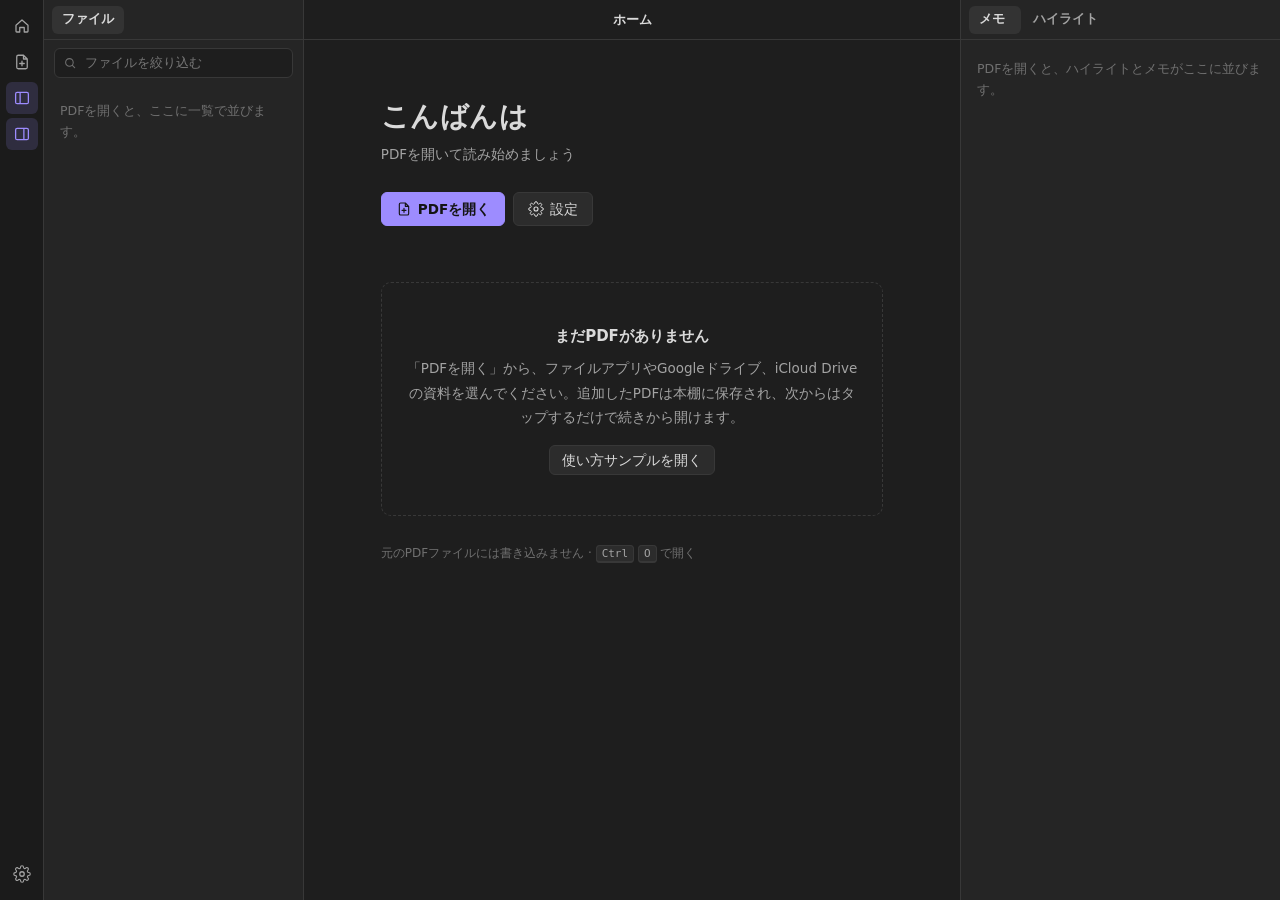
<file: index.html>
<!doctype html>
<html lang="ja">
<head>
<meta charset="utf-8">
<meta name="viewport" content="width=device-width,initial-scale=1,maximum-scale=1,user-scalable=no,viewport-fit=cover">
<meta name="apple-mobile-web-app-capable" content="yes">
<meta name="mobile-web-app-capable" content="yes">
<meta name="apple-mobile-web-app-status-bar-style" content="black-translucent">
<meta name="apple-mobile-web-app-title" content="余白">
<meta name="theme-color" content="#1b1b1b">
<link rel="manifest" href="manifest.webmanifest">
<link rel="apple-touch-icon" href="icon-180.png">
<title>余白</title>
<link rel="stylesheet" href="style.css">
<link rel="stylesheet" href="web.css">
</head>
<body>
<svg width="0" height="0" style="position:absolute" aria-hidden="true">
  <defs>
    <symbol id="i-home" viewBox="0 0 24 24"><path d="M4 11l8-7 8 7v8a1 1 0 01-1 1h-4v-6H9v6H5a1 1 0 01-1-1z" fill="none" stroke="currentColor" stroke-width="1.7" stroke-linejoin="round"/></symbol>
    <symbol id="i-open" viewBox="0 0 24 24"><path d="M14 3H7a2 2 0 00-2 2v14a2 2 0 002 2h10a2 2 0 002-2V8z M14 3v5h5 M12 11v6 M9 14h6" fill="none" stroke="currentColor" stroke-width="1.7" stroke-linecap="round" stroke-linejoin="round"/></symbol>
    <symbol id="i-left" viewBox="0 0 24 24"><rect x="3.5" y="4.5" width="17" height="15" rx="2" fill="none" stroke="currentColor" stroke-width="1.7"/><path d="M9.5 4.5v15" stroke="currentColor" stroke-width="1.7"/></symbol>
    <symbol id="i-right" viewBox="0 0 24 24"><rect x="3.5" y="4.5" width="17" height="15" rx="2" fill="none" stroke="currentColor" stroke-width="1.7"/><path d="M14.5 4.5v15" stroke="currentColor" stroke-width="1.7"/></symbol>
    <symbol id="i-gear" viewBox="0 0 24 24"><circle cx="12" cy="12" r="3" fill="none" stroke="currentColor" stroke-width="1.7"/><path d="M19.4 15a1.7 1.7 0 00.3 1.8l.1.1a2 2 0 11-2.8 2.8l-.1-.1a1.7 1.7 0 00-1.8-.3 1.7 1.7 0 00-1 1.5V21a2 2 0 11-4 0v-.1a1.7 1.7 0 00-1.1-1.5 1.7 1.7 0 00-1.8.3l-.1.1a2 2 0 11-2.8-2.8l.1-.1a1.7 1.7 0 00.3-1.8 1.7 1.7 0 00-1.5-1H3a2 2 0 110-4h.1a1.7 1.7 0 001.5-1.1 1.7 1.7 0 00-.3-1.8l-.1-.1a2 2 0 112.8-2.8l.1.1a1.7 1.7 0 001.8.3H9a1.7 1.7 0 001-1.5V3a2 2 0 114 0v.1a1.7 1.7 0 001 1.5 1.7 1.7 0 001.8-.3l.1-.1a2 2 0 112.8 2.8l-.1.1a1.7 1.7 0 00-.3 1.8V9a1.7 1.7 0 001.5 1H21a2 2 0 110 4h-.1a1.7 1.7 0 00-1.5 1z" fill="none" stroke="currentColor" stroke-width="1.5"/></symbol>
    <symbol id="i-file" viewBox="0 0 24 24"><path d="M14 3H7a2 2 0 00-2 2v14a2 2 0 002 2h10a2 2 0 002-2V8z M14 3v5h5" fill="none" stroke="currentColor" stroke-width="1.7" stroke-linejoin="round"/></symbol>
    <symbol id="i-prev" viewBox="0 0 24 24"><path d="M14.5 6.5L9 12l5.5 5.5" fill="none" stroke="currentColor" stroke-width="1.8" stroke-linecap="round" stroke-linejoin="round"/></symbol>
    <symbol id="i-next" viewBox="0 0 24 24"><path d="M9.5 6.5L15 12l-5.5 5.5" fill="none" stroke="currentColor" stroke-width="1.8" stroke-linecap="round" stroke-linejoin="round"/></symbol>
    <symbol id="i-vscroll" viewBox="0 0 24 24"><rect x="6.5" y="2.5" width="11" height="8" rx="1.3" fill="none" stroke="currentColor" stroke-width="1.7"/><rect x="6.5" y="13.5" width="11" height="8" rx="1.3" fill="none" stroke="currentColor" stroke-width="1.7"/></symbol>
    <symbol id="i-hpage" viewBox="0 0 24 24"><rect x="7" y="4" width="10" height="16" rx="1.3" fill="none" stroke="currentColor" stroke-width="1.7"/><path d="M4 10l-2 2 2 2M20 10l2 2-2 2" fill="none" stroke="currentColor" stroke-width="1.7" stroke-linecap="round" stroke-linejoin="round"/></symbol>
    <symbol id="i-fitpage" viewBox="0 0 24 24"><rect x="6.5" y="3.5" width="11" height="17" rx="1.5" fill="none" stroke="currentColor" stroke-width="1.7"/></symbol>
    <symbol id="i-fitwidth" viewBox="0 0 24 24"><path d="M3.5 12h17M7 8.5L3.5 12 7 15.5M17 8.5l3.5 3.5-3.5 3.5" fill="none" stroke="currentColor" stroke-width="1.7" stroke-linecap="round" stroke-linejoin="round"/></symbol>
    <symbol id="i-bm" viewBox="0 0 24 24"><path d="M6.5 3.5h11v17l-5.5-4-5.5 4z" fill="none" stroke="currentColor" stroke-width="1.7" stroke-linejoin="round"/></symbol>
    <symbol id="i-full" viewBox="0 0 24 24"><path d="M4 9V4h5M20 9V4h-5M4 15v5h5M20 15v5h-5" fill="none" stroke="currentColor" stroke-width="1.7" stroke-linecap="round" stroke-linejoin="round"/></symbol>
    <symbol id="i-export" viewBox="0 0 24 24"><path d="M12 15V3.5M7.5 8L12 3.5 16.5 8M5 13v6a2 2 0 002 2h10a2 2 0 002-2v-6" fill="none" stroke="currentColor" stroke-width="1.7" stroke-linecap="round" stroke-linejoin="round"/></symbol>
    <symbol id="i-hand" viewBox="0 0 24 24"><path d="M5 3.5l13 7-5.5 1.5L10 18z" fill="none" stroke="currentColor" stroke-width="1.7" stroke-linejoin="round"/></symbol>
    <symbol id="i-pen" viewBox="0 0 24 24"><path d="M4 20l1-4L16 5l3 3L8 19z M14 7l3 3" fill="none" stroke="currentColor" stroke-width="1.7" stroke-linejoin="round"/></symbol>
    <symbol id="i-marker" viewBox="0 0 24 24"><path d="M9 15l-2.5 5h5l1.2-2.8M9 15l7-11 4 3-6.5 10.2z" fill="none" stroke="currentColor" stroke-width="1.7" stroke-linejoin="round"/></symbol>
    <symbol id="i-eraser" viewBox="0 0 24 24"><path d="M8 20h12M4.5 15.5l9-10 6.5 6-8.5 8.5H8.5z" fill="none" stroke="currentColor" stroke-width="1.7" stroke-linejoin="round"/></symbol>
    <symbol id="i-undo" viewBox="0 0 24 24"><path d="M9 14L4 9l5-5M4 9h10.5a5.5 5.5 0 010 11H11" fill="none" stroke="currentColor" stroke-width="1.7" stroke-linecap="round" stroke-linejoin="round"/></symbol>
    <symbol id="i-tr" viewBox="0 0 24 24"><path d="M4 5h9M8.5 3v2M6 5c.6 3.2 2.8 5.8 6 7M11 5c-.8 3.4-3.4 6.2-7 8M13 21l4-10 4 10M14.5 17.5h5" fill="none" stroke="currentColor" stroke-width="1.7" stroke-linecap="round" stroke-linejoin="round"/></symbol>
    <symbol id="i-note" viewBox="0 0 24 24"><path d="M5 4.5h14v11l-4 4H5z M15 19.5v-4h4 M8.5 9h7M8.5 12.5h4.5" fill="none" stroke="currentColor" stroke-width="1.8" stroke-linejoin="round" stroke-linecap="round"/></symbol>
    <symbol id="i-copy" viewBox="0 0 24 24"><rect x="8" y="8" width="12" height="12" rx="2" fill="none" stroke="currentColor" stroke-width="1.7"/><path d="M16 8V6a2 2 0 00-2-2H6a2 2 0 00-2 2v8a2 2 0 002 2h2" fill="none" stroke="currentColor" stroke-width="1.7"/></symbol>
    <symbol id="i-sliders" viewBox="0 0 24 24"><path d="M4 7h10M18 7h2M4 17h4M12 17h8" stroke="currentColor" stroke-width="1.7" stroke-linecap="round"/><circle cx="16" cy="7" r="2" fill="none" stroke="currentColor" stroke-width="1.7"/><circle cx="10" cy="17" r="2" fill="none" stroke="currentColor" stroke-width="1.7"/></symbol>
    <symbol id="i-x" viewBox="0 0 24 24"><path d="M6.5 6.5l11 11M17.5 6.5l-11 11" stroke="currentColor" stroke-width="1.7" stroke-linecap="round"/></symbol>
    <symbol id="i-trash" viewBox="0 0 24 24"><path d="M4.5 7h15M10 11v6M14 11v6M6 7l1 12.5A1.5 1.5 0 008.5 21h7a1.5 1.5 0 001.5-1.5L18 7M9 7V4.5h6V7" fill="none" stroke="currentColor" stroke-width="1.7" stroke-linecap="round" stroke-linejoin="round"/></symbol>
    <symbol id="i-edit" viewBox="0 0 24 24"><path d="M4 20h4L19 9l-4-4L4 16z" fill="none" stroke="currentColor" stroke-width="1.7" stroke-linejoin="round"/></symbol>
    <symbol id="i-up" viewBox="0 0 24 24"><path d="M6.5 14.5L12 9l5.5 5.5" fill="none" stroke="currentColor" stroke-width="1.8" stroke-linecap="round" stroke-linejoin="round"/></symbol>
    <symbol id="i-down" viewBox="0 0 24 24"><path d="M6.5 9.5L12 15l5.5-5.5" fill="none" stroke="currentColor" stroke-width="1.8" stroke-linecap="round" stroke-linejoin="round"/></symbol>
    <symbol id="i-search" viewBox="0 0 24 24"><circle cx="11" cy="11" r="6.5" fill="none" stroke="currentColor" stroke-width="1.8"/><path d="M16 16l4 4" stroke="currentColor" stroke-width="1.8" stroke-linecap="round"/></symbol>
    <symbol id="i-dots" viewBox="0 0 24 24"><circle cx="6" cy="12" r="1.6" fill="currentColor"/><circle cx="12" cy="12" r="1.6" fill="currentColor"/><circle cx="18" cy="12" r="1.6" fill="currentColor"/></symbol>
    <symbol id="i-ul" viewBox="0 0 24 24"><path d="M7 4v7a5 5 0 0010 0V4M5 20h14" fill="none" stroke="currentColor" stroke-width="1.8" stroke-linecap="round"/></symbol>
    <symbol id="i-hl" viewBox="0 0 24 24"><rect x="3" y="8" width="18" height="9" rx="1.5" fill="currentColor" opacity=".35"/><path d="M6 13h12" stroke="currentColor" stroke-width="1.8" stroke-linecap="round"/></symbol>
    <symbol id="i-cloud" viewBox="0 0 24 24"><path d="M7 18.5h10.5a4 4 0 00.6-7.95A6 6 0 006.4 9.1 4.75 4.75 0 007 18.5z" fill="none" stroke="currentColor" stroke-width="1.7" stroke-linejoin="round"/><path class="ck" d="M9.5 13.5l2 2 3.5-3.5" fill="none" stroke="currentColor" stroke-width="1.7" stroke-linecap="round" stroke-linejoin="round"/></symbol>
    <symbol id="i-md" viewBox="0 0 24 24"><rect x="2.5" y="5.5" width="19" height="13" rx="2" fill="none" stroke="currentColor" stroke-width="1.6"/><path d="M6 15V9l2.5 3L11 9v6M15.5 9v6M13.5 13l2 2 2-2" fill="none" stroke="currentColor" stroke-width="1.6" stroke-linecap="round" stroke-linejoin="round"/></symbol>
  </defs>
</svg>

<div class="app" id="app">
  <!-- リボン -->
  <nav class="ribbon" aria-label="メニュー">
    <button class="ib" id="rbHome" title="ホーム"><svg><use href="#i-home"/></svg></button>
    <button class="ib" id="rbOpen" title="PDFを開く (Ctrl+O)"><svg><use href="#i-open"/></svg></button>
    <button class="ib" id="rbLeft" title="左パネル (Ctrl+[)"><svg><use href="#i-left"/></svg></button>
    <button class="ib" id="rbRight" title="メモパネル (Ctrl+])"><svg><use href="#i-right"/></svg></button>
    <span class="grow"></span>
    <button class="ib" id="rbSync" hidden title="同期"><svg><use href="#i-cloud"/></svg></button>
    <button class="ib" id="rbSettings" title="設定 (Ctrl+,)"><svg><use href="#i-gear"/></svg></button>
  </nav>

  <!-- 左パネル: ファイル・目次・しおり -->
  <aside class="side left" id="leftSide">
    <div class="sidehead">
      <div class="stabs" role="tablist">
        <button class="stab" role="tab" data-ltab="files">ファイル</button>
        <button class="stab doconly" role="tab" data-ltab="find">検索</button>
        <button class="stab doconly" role="tab" data-ltab="toc">目次</button>
        <button class="stab doconly" role="tab" data-ltab="bm">しおり<span class="n" id="bmCount"></span></button>
      </div>
    </div>
    <div class="sidetool" id="fileTool">
      <label class="search"><svg><use href="#i-search"/></svg><input id="fileFilter" placeholder="ファイルを絞り込む" spellcheck="false"></label>
    </div>
    <div class="sidetool findtool" id="findTool" hidden>
      <div class="row">
        <label class="search"><svg><use href="#i-search"/></svg><input id="findInput" placeholder="本文を検索" spellcheck="false" enterkeyhint="search" autocomplete="off"></label>
        <button class="ib" id="findPrev" title="前へ (Shift+Enter)"><svg><use href="#i-up"/></svg></button>
        <button class="ib" id="findNext" title="次へ (Enter)"><svg><use href="#i-down"/></svg></button>
      </div>
      <div class="findstat" id="findStatus" aria-live="polite"></div>
    </div>
    <div class="sidebody" id="leftBody"></div>
  </aside>
  <div class="resizer" data-side="left"></div>

  <!-- 本文 -->
  <main class="main" id="main">
    <header class="viewhead" id="viewHead">
      <div class="navgrp doconly">
        <button class="ib" id="prevBtn" title="前のページ (←)"><svg><use href="#i-prev"/></svg></button>
        <button class="ib" id="nextBtn" title="次のページ (→)"><svg><use href="#i-next"/></svg></button>
        <div class="pageno"><input id="pageInput" inputmode="numeric" aria-label="ページ番号"><span>/ <span id="pageCount">–</span></span></div>
      </div>
      <div class="crumb" id="crumb"><b>ホーム</b></div>
      <div class="actgrp doconly">
        <button class="ib" id="searchBtn" title="本文を検索 (Ctrl+F)"><svg><use href="#i-search"/></svg></button>
        <button class="ib" id="viewBtn" title="ページの送り方"><svg><use id="viewUse" href="#i-vscroll"/></svg></button>
        <button class="ib" id="fitBtn" title="表示サイズ"><svg><use id="fitUse" href="#i-fitpage"/></svg></button>
        <button class="ib" id="bmBtn" aria-pressed="false" title="このページをしおりに追加 (B)"><svg><use href="#i-bm"/></svg></button>
        <button class="ib" id="fsBtn" title="全画面 (F11)"><svg><use href="#i-full"/></svg></button>
        <button class="ib" id="exportBtn" title="注釈付きPDFを書き出す"><svg><use href="#i-export"/></svg></button>
      </div>
    </header>

    <!-- ホーム -->
    <section class="home" id="home">
      <div class="homein">
        <div class="hello"><h1 id="helloTitle">余白</h1><p id="helloSub">読みかけのPDF</p></div>
        <div class="homeacts">
          <button class="tb primary" id="homeOpen"><svg><use href="#i-open"/></svg>PDFを開く</button>
          <button class="tb" id="homeSettings"><svg><use href="#i-gear"/></svg>設定</button>
        </div>
        <div class="grid" id="homeGrid"></div>
        <div class="homeempty" id="homeEmpty" hidden>
          <b>まだPDFがありません</b>
          「PDFを開く」から選ぶか、エクスプローラーからこの画面にドラッグしてください。<br>
          PDFを右クリック →「プログラムから開く」→「余白」でも追加できます。元のファイルには書き込みません。
          <div style="margin-top:16px"><button class="tb" id="sampleBtn">使い方サンプルを開く</button></div>
        </div>
        <div class="droptip">元のPDFファイルには書き込みません · <span class="kbd">Ctrl</span> <span class="kbd">O</span> で開く</div>
      </div>
    </section>

    <!-- リーダー -->
    <section class="viewbody" id="reader" hidden>
      <div id="stage"><div id="pages"></div><div class="msg" id="msg" hidden></div></div>
      <div class="findbar" id="findBar" hidden>
        <span class="q" id="fbQuery" title="検索パネルを開く"></span>
        <span class="c" id="fbCount"></span>
        <button class="ib" id="fbPrev" title="前へ (Shift+F3)"><svg><use href="#i-up"/></svg></button>
        <button class="ib" id="fbNext" title="次へ (F3)"><svg><use href="#i-down"/></svg></button>
        <button class="ib" id="fbClose" title="検索を閉じる"><svg><use href="#i-x"/></svg></button>
      </div>

      <div class="toolpill" id="toolBar" role="toolbar" aria-label="ツール">
        <button class="ib" data-tool="select" aria-pressed="true" title="選択・読む (V)"><svg><use href="#i-hand"/></svg></button>
        <button class="ib" data-tool="pen" aria-pressed="false" title="ペン (P)"><svg><use href="#i-pen"/></svg></button>
        <button class="ib" data-tool="hl" aria-pressed="false" title="マーカー (H)"><svg><use href="#i-marker"/></svg></button>
        <button class="ib" data-tool="eraser" aria-pressed="false" title="消しゴム (E)"><svg><use href="#i-eraser"/></svg></button>
        <span class="sepv"></span>
        <button class="swatch" id="colorBtn" title="色と太さ"></button>
        <span class="sepv"></span>
        <button class="chip" id="fingerBtn" aria-pressed="false" title="タッチ操作でも描く">タッチで描く</button>
        <button class="ib" id="undoBtn" title="元に戻す (Ctrl+Z)"><svg><use href="#i-undo"/></svg></button>
      </div>
    </section>
    <div class="status doconly" id="status"></div>
  </main>
  <div class="resizer" data-side="right"></div>

  <!-- 右パネル: メモ・ハイライト -->
  <aside class="side right" id="rightSide">
    <div class="sidehead">
      <div class="stabs" role="tablist">
        <button class="stab" role="tab" data-rtab="memos">メモ<span class="n" id="memoCount"></span></button>
        <button class="stab" role="tab" data-rtab="marks">ハイライト<span class="n" id="markCount"></span></button>
      </div>
    </div>
    <div class="sidetool doconly"><label class="search"><svg><use href="#i-search"/></svg><input id="memoFilter" placeholder="メモを検索" spellcheck="false"></label></div>
    <div class="sidebody" id="rightBody"></div>
    <div class="sidefoot doconly" id="rightFoot">
      <button class="tb ghost" id="mdCopy" title="Obsidianなどに貼り付けられる形でコピー"><svg><use href="#i-copy"/></svg>Markdownでコピー</button>
      <button class="tb ghost" id="mdSave"><svg><use href="#i-md"/></svg>.mdで保存</button>
    </div>
  </aside>
</div>

<input id="fileInput" type="file" accept="application/pdf,.pdf" multiple hidden>

<!-- 文字を選んだとき -->
<div class="float selpop" id="selBar" hidden>
  <button class="chip" id="trBtn" title="その場で翻訳 (T)"><svg><use href="#i-tr"/></svg>翻訳</button>
  <span class="sepv"></span>
  <span id="selDots" style="display:flex;align-items:center"></span>
  <button class="chip" id="memoBtn" title="ハイライトしてメモを書く (M)"><svg><use href="#i-note"/></svg>メモ</button>
  <button class="chip" id="ulBtn" title="下線 (U)"><svg><use href="#i-ul"/></svg>下線</button>
  <button class="chip" id="selBmBtn" title="この文をしおりに"><svg><use href="#i-bm"/></svg>しおり</button>
  <button class="chip" id="copyBtn" title="コピー"><svg><use href="#i-copy"/></svg>コピー</button>
</div>

<!-- ハイライト直後: メモを追加するか -->
<div class="float ask" id="askMemo" hidden>
  <span>メモを追加しますか？</span>
  <button class="tb primary" id="askYes"><svg><use href="#i-note"/></svg>メモを追加</button>
  <button class="tb ghost" id="askNo">しない</button>
</div>

<!-- ハイライトをクリックしたとき -->
<div class="float anno" id="annoCard" hidden role="dialog" aria-label="ハイライト">
  <div class="q" id="acQuote"></div>
  <div class="memo" id="acMemo"></div>
  <textarea id="acEdit" placeholder="メモを書く…" hidden></textarea>
  <div class="bar" id="acBarView">
    <span id="acDots" style="display:flex;align-items:center"></span>
    <button class="ib" id="acType" title="下線とハイライトを切り替え"><svg><use id="acTypeUse" href="#i-ul"/></svg></button>
    <span class="sp"></span>
    <button class="tb ghost" id="acEditBtn"><svg><use href="#i-edit"/></svg><span id="acEditLbl">メモを追加</span></button>
    <button class="ib" id="acDel" title="ハイライトを削除"><svg><use href="#i-trash"/></svg></button>
  </div>
  <div class="bar" id="acBarEdit" hidden>
    <span class="hint"><span class="kbd">Ctrl</span> <span class="kbd">Enter</span> で保存</span>
    <span class="sp"></span>
    <button class="tb ghost" id="acCancel">キャンセル</button>
    <button class="tb primary" id="acSave">保存</button>
  </div>
</div>
<div class="tip" id="tip" hidden></div>

<!-- 色・太さ -->
<div class="float palette" id="palette" hidden>
  <div class="row" id="palDots"></div>
  <div class="widths" id="widths"></div>
</div>

<!-- 翻訳 -->
<div class="float trpop" id="trPop" hidden role="dialog" aria-label="翻訳">
  <div class="trhead">
    <span class="lang" id="trLang"></span><span id="trEng"></span><span class="sp"></span>
    <button class="ib" id="trCopy" title="訳文をコピー"><svg><use href="#i-copy"/></svg></button>
    <button class="ib" id="trSet" title="翻訳の設定"><svg><use href="#i-sliders"/></svg></button>
    <button class="ib" id="trClose" title="閉じる (Esc)"><svg><use href="#i-x"/></svg></button>
  </div>
  <div class="trbody" id="trBody"></div>
  <div class="trsrc" id="trSrc"></div>
</div>

<!-- ファイルの「…」メニュー -->
<div class="float menu" id="fileMenu" hidden></div>

<!-- 設定 -->
<div class="scrim" id="settings" hidden>
  <div class="setwin" role="dialog" aria-label="設定">
    <nav class="setnav">
      <h4>設定</h4>
      <button data-set="look">外観</button>
      <button data-set="read">読書と注釈</button>
      <button data-set="sync">同期</button>
      <button data-set="tr">翻訳</button>
      <button data-set="about">このアプリについて</button>
    </nav>
    <div class="setmain">
      <button class="ib setclose" id="setClose" title="閉じる (Esc)"><svg><use href="#i-x"/></svg></button>
      <div id="setBody"></div>
    </div>
  </div>
</div>

<div class="scrim" id="scrim" hidden><div class="sheet" id="sheet"></div></div>
<div class="toast" id="toast" hidden></div>

<script src="pdf.min.js"></script>
<script src="drive-core.js"></script>
<script src="translate-core.js"></script>
<script src="platform-web.js"></script>
<script src="app.js"></script>
<script>if('serviceWorker' in navigator&&location.protocol==='https:'){const had=!!navigator.serviceWorker.controller;navigator.serviceWorker.addEventListener('controllerchange',()=>{if(had&&!window.__rl){window.__rl=1;location.reload()}});navigator.serviceWorker.register('sw.js').catch(()=>{})}</script>
</body>
</html>
</file>
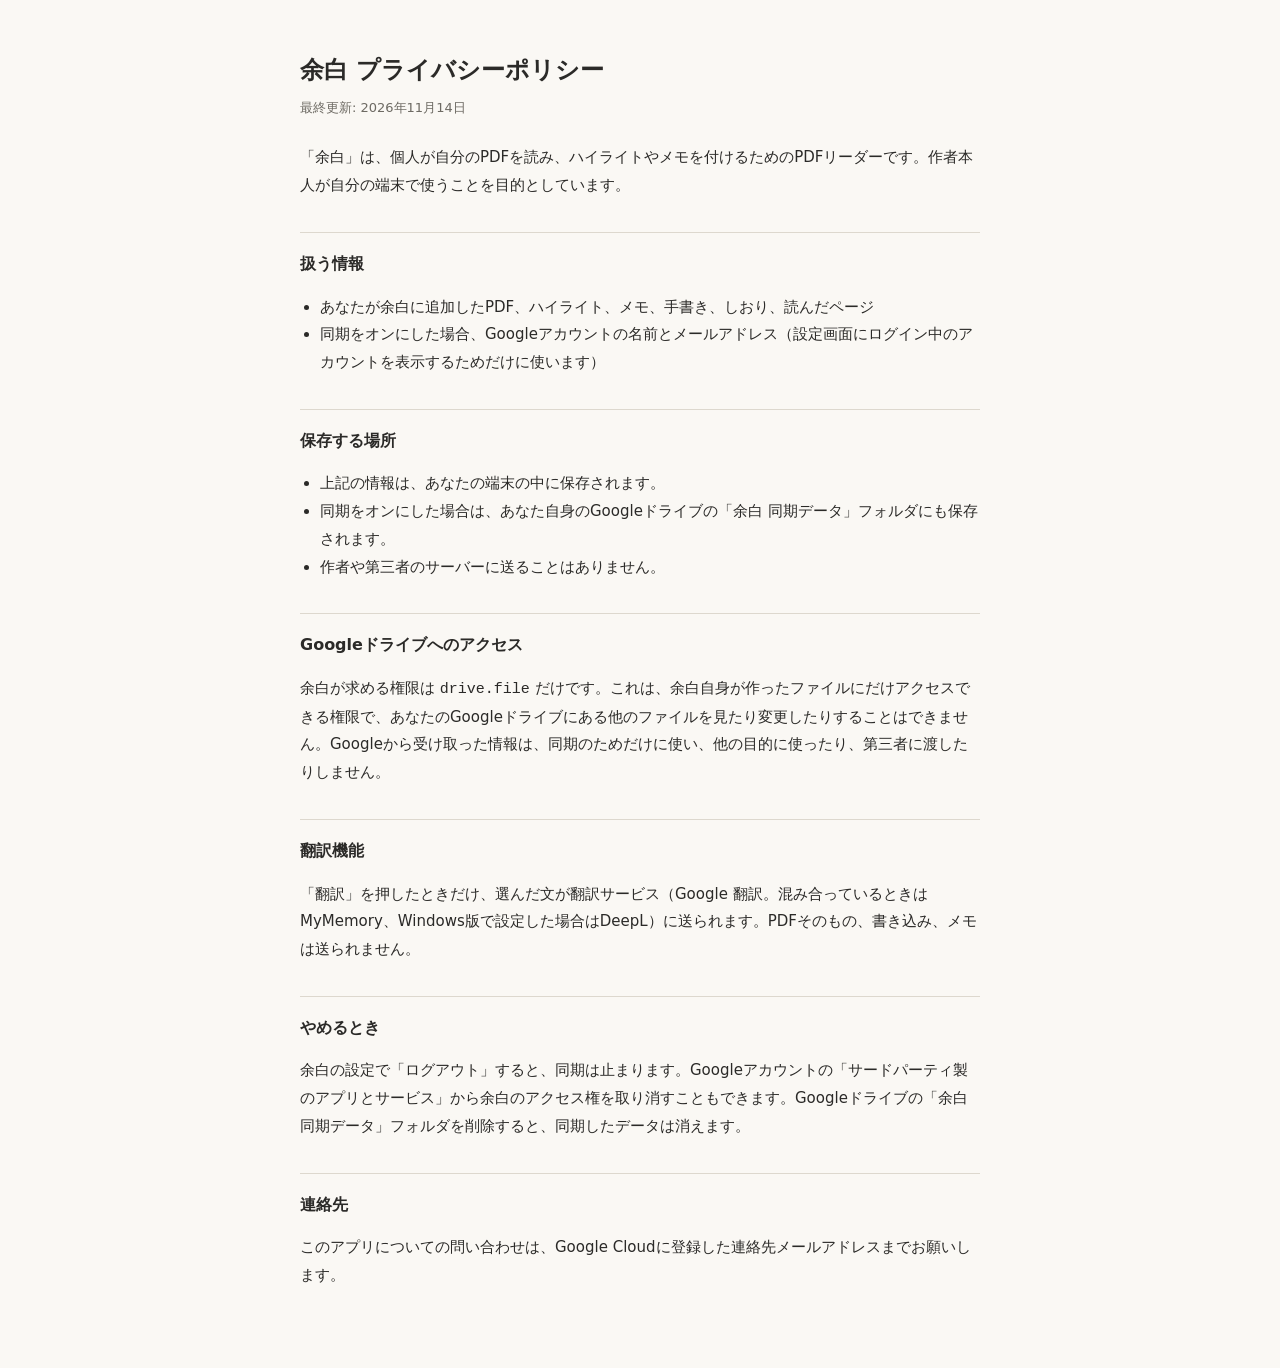
<file: privacy.html>
<!doctype html>
<html lang="ja">
<head>
<meta charset="utf-8">
<meta name="viewport" content="width=device-width,initial-scale=1">
<title>余白 プライバシーポリシー</title>
<style>
:root{--bg:#1e1e1e;--fg:#dadada;--muted:#a3a3a3;--line:#383838;--accent:#9d8cff;color-scheme:dark}
@media (prefers-color-scheme:light){:root{--bg:#faf8f4;--fg:#2b2a28;--muted:#6d6a63;--line:#ddd8ce;--accent:#6c5ce7;color-scheme:light}}
body{margin:0;background:var(--bg);color:var(--fg);font:15px/1.85 "Segoe UI","Hiragino Sans","Yu Gothic UI",system-ui,sans-serif}
main{max-width:680px;margin:0 auto;padding:48px 20px 64px}
h1{font-size:24px;margin:0 0 4px}
h2{font-size:16px;margin:32px 0 6px;padding-top:16px;border-top:1px solid var(--line)}
p,li{color:var(--fg)}
.sub{color:var(--muted);margin:0 0 24px;font-size:13px}
a{color:var(--accent)}
ul{padding-left:20px}
</style>
</head>
<body>
<main>
  <h1>余白 プライバシーポリシー</h1>
  <p class="sub">最終更新: 2026年11月14日</p>
  <p>「余白」は、個人が自分のPDFを読み、ハイライトやメモを付けるためのPDFリーダーです。作者本人が自分の端末で使うことを目的としています。</p>

  <h2>扱う情報</h2>
  <ul>
    <li>あなたが余白に追加したPDF、ハイライト、メモ、手書き、しおり、読んだページ</li>
    <li>同期をオンにした場合、Googleアカウントの名前とメールアドレス（設定画面にログイン中のアカウントを表示するためだけに使います）</li>
  </ul>

  <h2>保存する場所</h2>
  <ul>
    <li>上記の情報は、あなたの端末の中に保存されます。</li>
    <li>同期をオンにした場合は、あなた自身のGoogleドライブの「余白 同期データ」フォルダにも保存されます。</li>
    <li>作者や第三者のサーバーに送ることはありません。</li>
  </ul>

  <h2>Googleドライブへのアクセス</h2>
  <p>余白が求める権限は <code>drive.file</code> だけです。これは、余白自身が作ったファイルにだけアクセスできる権限で、あなたのGoogleドライブにある他のファイルを見たり変更したりすることはできません。Googleから受け取った情報は、同期のためだけに使い、他の目的に使ったり、第三者に渡したりしません。</p>

  <h2>翻訳機能</h2>
  <p>「翻訳」を押したときだけ、選んだ文が翻訳サービス（Google 翻訳。混み合っているときはMyMemory、Windows版で設定した場合はDeepL）に送られます。PDFそのもの、書き込み、メモは送られません。</p>

  <h2>やめるとき</h2>
  <p>余白の設定で「ログアウト」すると、同期は止まります。Googleアカウントの「サードパーティ製のアプリとサービス」から余白のアクセス権を取り消すこともできます。Googleドライブの「余白 同期データ」フォルダを削除すると、同期したデータは消えます。</p>

  <h2>連絡先</h2>
  <p>このアプリについての問い合わせは、Google Cloudに登録した連絡先メールアドレスまでお願いします。</p>
</main>
</body>
</html>
</file>
<file: style.css>
/* 余白 2 — 落ち着いたダーク基調。リボン | 左パネル | 本文 | 右パネル の4列。
   色はすべて app.js の applyTheme() が設定画面の選択に合わせて書き換える。 */
:root{
  --bg:#1e1e1e; --side:#252525; --ribbon:#1b1b1b; --raise:#2c2c2c; --hover:#323232; --border:#363636;
  --text:#dadada; --muted:#a3a3a3; --faint:#6e6e6e; --desk:#171717;
  --accent:#9d8cff; --accent-fg:#141414;
  --soft:color-mix(in srgb,var(--accent) 16%,transparent);
  --danger:#e5737a;
  --shadow:0 2px 6px rgba(0,0,0,.28),0 12px 32px rgba(0,0,0,.34);
  --fs:13.5px;
  --ui:"Segoe UI Variable Text","Segoe UI","Yu Gothic UI","Meiryo UI",system-ui,sans-serif;
  --read:"Yu Gothic UI","Segoe UI","Meiryo UI",system-ui,sans-serif;
  --mono:"Cascadia Mono",Consolas,"BIZ UDGothic",ui-monospace,monospace;
  --left-w:260px; --right-w:320px;
  --ease:cubic-bezier(.2,.8,.2,1);
  color-scheme:dark;
}
*{box-sizing:border-box}
html,body{height:100%;margin:0}
body{background:var(--bg);color:var(--text);font:var(--fs)/1.5 var(--ui);overflow:hidden;-webkit-font-smoothing:antialiased}
button,input,select,textarea{font:inherit;color:inherit}
button{cursor:pointer;-webkit-user-select:none;user-select:none}
[hidden]{display:none!important}
:focus-visible{outline:2px solid var(--accent);outline-offset:1px}
::selection{background:color-mix(in srgb,var(--accent) 35%,transparent)}
::-webkit-scrollbar{width:10px;height:10px}
::-webkit-scrollbar-thumb{background:color-mix(in srgb,var(--text) 14%,transparent);border-radius:10px;border:2px solid transparent;background-clip:padding-box}
::-webkit-scrollbar-thumb:hover{background-color:color-mix(in srgb,var(--text) 24%,transparent)}
::-webkit-scrollbar-corner{background:transparent}
.nomotion *{transition:none!important;animation:none!important}

/* ---------- 汎用ボタン ---------- */
.ib{display:inline-grid;place-items:center;width:30px;height:30px;border-radius:6px;border:0;background:transparent;color:var(--muted);flex:none}
.ib:hover{background:var(--hover);color:var(--text)}
.ib[aria-pressed="true"],.ib.on{color:var(--accent);background:var(--soft)}
.ib:disabled{opacity:.35;pointer-events:none}
.ib svg{width:18px;height:18px}
.tb{display:inline-flex;align-items:center;gap:6px;height:30px;padding:0 12px;border-radius:6px;border:1px solid var(--border);background:var(--raise);color:var(--text);white-space:nowrap}
.tb:hover{background:var(--hover)}
.tb.primary{background:var(--accent);border-color:var(--accent);color:var(--accent-fg);font-weight:600}
.tb.primary:hover{filter:brightness(1.08)}
.tb.ghost{background:transparent;border-color:transparent;color:var(--muted)}
.tb.ghost:hover{background:var(--hover);color:var(--text)}
.tb.danger{color:var(--danger)}
.tb svg{width:16px;height:16px}
.kbd{font:11px var(--mono);color:var(--muted);border:1px solid var(--border);border-bottom-width:2px;border-radius:4px;padding:1px 5px;background:var(--raise)}

/* ---------- 全体の格子 ---------- */
.app{display:grid;grid-template-columns:44px var(--left-w) 0 minmax(0,1fr) 0 var(--right-w);height:100%;transition:grid-template-columns .2s var(--ease)}
.app>.ribbon{grid-column:1;grid-row:1}.app>.side.left{grid-column:2;grid-row:1}.app>.resizer[data-side="left"]{grid-column:3;grid-row:1}
.app>.main{grid-column:4;grid-row:1}.app>.resizer[data-side="right"]{grid-column:5;grid-row:1}.app>.side.right{grid-column:6;grid-row:1}
.app{grid-template-rows:100%}
.app.noleft{--left-w:0px}
.app.noright{--right-w:0px}
.app.resizing{transition:none}
.app.focus{grid-template-columns:0 0 0 minmax(0,1fr) 0 0}

/* リボン */
.ribbon{background:var(--ribbon);border-right:1px solid var(--border);display:flex;flex-direction:column;align-items:center;gap:4px;padding:10px 0;overflow:hidden}
.ribbon .ib{width:32px;height:32px}
.ribbon .grow{flex:1}
.app.focus .ribbon{border:0;padding:0}

/* サイドパネル */
.side{background:var(--side);display:flex;flex-direction:column;min-width:0;overflow:hidden}
.side.left{border-right:1px solid var(--border)}
.side.right{border-left:1px solid var(--border)}
.app.noleft .side.left,.app.noright .side.right,.app.focus .side{border:0}
.sidehead{display:flex;align-items:center;gap:2px;height:40px;padding:0 6px 0 8px;border-bottom:1px solid var(--border);flex:none}
.stabs{display:flex;gap:2px;flex:1;min-width:0}
.stab{border:0;background:none;height:28px;padding:0 10px;border-radius:6px;color:var(--muted);font-size:12.5px;font-weight:600;white-space:nowrap;display:inline-flex;align-items:center;gap:6px}
.stab:hover{background:var(--hover);color:var(--text)}
.stab[aria-selected="true"]{color:var(--text);background:var(--hover)}
.stab .n{font:11px var(--mono);color:var(--faint)}
.sidetool{padding:8px 10px 4px;flex:none}
.search{display:flex;align-items:center;gap:6px;height:30px;padding:0 8px;border-radius:6px;background:var(--bg);border:1px solid var(--border);color:var(--faint)}
.search:focus-within{border-color:var(--accent)}
.search svg{width:14px;height:14px;flex:none}
.search input{flex:1;min-width:0;border:0;background:none;outline:none;color:var(--text);font-size:12.5px}
.sidebody{flex:1;overflow:auto;padding:4px 6px 16px;min-height:0}
.sidefoot{flex:none;border-top:1px solid var(--border);padding:8px 10px;display:flex;gap:6px;flex-wrap:wrap}
.sidefoot .tb{height:28px;font-size:12px;padding:0 10px}
.empty{color:var(--faint);font-size:12.5px;line-height:1.7;padding:14px 10px}
.sec{font-size:11px;font-weight:700;letter-spacing:.06em;color:var(--faint);padding:12px 10px 4px;text-transform:uppercase}

/* サイズ変更つまみ */
.resizer{position:relative;z-index:5;cursor:col-resize}
.resizer::after{content:"";position:absolute;top:0;bottom:0;left:-3px;width:6px}
.resizer:hover::after,.resizer.drag::after{background:color-mix(in srgb,var(--accent) 45%,transparent)}
.app.noleft .resizer[data-side="left"],.app.noright .resizer[data-side="right"],.app.focus .resizer{pointer-events:none}

/* ファイル一覧(左) */
.frow{display:flex;align-items:center;gap:8px;width:100%;padding:5px 8px;border:0;background:none;border-radius:6px;text-align:left;color:var(--muted);min-height:30px;position:relative}
.frow:hover{background:var(--hover);color:var(--text)}
.frow.active{background:var(--soft);color:var(--text)}
.frow svg{width:15px;height:15px;flex:none;opacity:.8}
.frow .nm{flex:1;min-width:0;white-space:nowrap;overflow:hidden;text-overflow:ellipsis}
.frow .pg{font:11px var(--mono);color:var(--faint);flex:none}
.frow .more{opacity:0;width:22px;height:22px}
.frow:hover .more,.frow .more:focus-visible{opacity:1}
.frow:hover .pg{display:none}

/* 目次・しおり(左) */
.orow{display:flex;gap:8px;align-items:baseline;width:100%;padding:5px 8px 5px var(--ind,8px);border:0;background:none;border-radius:6px;text-align:left;color:var(--muted);line-height:1.45}
.orow:hover{background:var(--hover);color:var(--text)}
.orow.cur{color:var(--text)}
.orow.cur .t{color:var(--accent)}
.orow .t{flex:1;min-width:0;word-break:break-word}
.orow .p{font:11px var(--mono);color:var(--faint);flex:none}
.orow:disabled{opacity:.5}
.bmrow{display:flex;align-items:center;gap:6px;padding:3px 4px 3px 8px;border-radius:6px}
.bmrow:hover{background:var(--hover)}
.bmrow .p{font:11px var(--mono);color:var(--accent);border:0;background:none;padding:4px 2px;min-width:3.4em;text-align:left}
.bmrow input{flex:1;min-width:0;border:1px solid transparent;border-radius:5px;background:transparent;padding:4px 6px;font-size:12.5px;color:var(--text)}
.bmrow input:focus{border-color:var(--border);background:var(--bg);outline:none}
.bmrow .ib{width:24px;height:24px;opacity:0}
.bmrow:hover .ib{opacity:1}

/* メモ一覧(右) */
.mcard{display:block;width:100%;text-align:left;border:1px solid transparent;background:none;border-radius:8px;padding:9px 10px 10px;margin:2px 0;color:var(--text)}
.mcard:hover{background:var(--hover)}
.mcard.active{border-color:color-mix(in srgb,var(--accent) 55%,transparent);background:var(--soft)}
.mhead{display:flex;align-items:center;gap:8px;font-size:11px;color:var(--faint);margin-bottom:6px}
.mhead .pg{font-family:var(--mono);color:var(--accent)}
.mhead .sp{flex:1}
.mhead .ib{width:22px;height:22px;opacity:0}
.mcard:hover .mhead .ib{opacity:1}
.mq{margin:0;padding:1px 0 1px 10px;border-left:3px solid var(--c,var(--accent));color:var(--muted);font-size:12.5px;line-height:1.6;display:-webkit-box;-webkit-line-clamp:3;-webkit-box-orient:vertical;overflow:hidden;word-break:break-word}
.mq.ul{text-decoration:underline;text-decoration-color:var(--c);text-underline-offset:3px}
.mm{margin-top:7px;font-size:13px;line-height:1.7;white-space:pre-wrap;word-break:break-word}
.mm.none{color:var(--faint);font-size:12px}
.inkrow{display:flex;gap:8px;align-items:center;width:100%;padding:6px 10px;border:0;background:none;border-radius:6px;color:var(--muted);text-align:left}
.inkrow:hover{background:var(--hover);color:var(--text)}
.inkrow .pg{font:11px var(--mono);color:var(--accent)}

/* ---------- 本文エリア ---------- */
.main{position:relative;display:flex;flex-direction:column;min-width:0;background:var(--bg)}
.viewhead{height:40px;flex:none;display:flex;align-items:center;gap:2px;padding:0 8px;border-bottom:1px solid var(--border);background:var(--bg);transition:transform .2s var(--ease),opacity .2s}
.viewhead .crumb{flex:1;min-width:0;text-align:center;font-size:13px;color:var(--muted);white-space:nowrap;overflow:hidden;text-overflow:ellipsis;padding:0 12px}
.viewhead .crumb b{color:var(--text);font-weight:600}
.navgrp,.actgrp{display:flex;align-items:center;gap:2px;flex:none}
.pageno{display:flex;align-items:center;gap:4px;font:12px var(--mono);color:var(--faint);padding:0 4px}
.pageno input{width:3.6em;height:26px;text-align:center;border:1px solid var(--border);border-radius:5px;background:var(--side);font:12px var(--mono);color:var(--text)}
.pageno input:focus{border-color:var(--accent);outline:none}
.sepv{width:1px;height:18px;background:var(--border);margin:0 6px;flex:none}
.app:not(.doc) .doconly{display:none!important}

/* ホーム */
.home{flex:1;overflow:auto;padding:56px max(24px,6vw) 48px}
.homein{max-width:980px;margin:0 auto;display:flex;flex-direction:column;gap:28px}
.hello h1{margin:0;font-size:28px;font-weight:650;letter-spacing:.02em}
.hello p{margin:6px 0 0;color:var(--muted)}
.homeacts{display:flex;gap:8px;flex-wrap:wrap}
.homeacts .tb{height:34px;padding:0 14px}
.grid{display:grid;grid-template-columns:repeat(auto-fill,minmax(150px,1fr));gap:20px 16px}
.card{display:flex;flex-direction:column;gap:8px;border:0;background:none;padding:0;text-align:left;color:var(--text);min-width:0}
.thumb{aspect-ratio:1/1.36;border-radius:6px;overflow:hidden;background:var(--raise);border:1px solid var(--border);display:grid;place-items:center;color:var(--faint);transition:transform .18s var(--ease),border-color .18s,box-shadow .18s}
.thumb img{width:100%;height:100%;object-fit:cover;display:block}
.card:hover .thumb{transform:translateY(-2px);border-color:color-mix(in srgb,var(--accent) 60%,var(--border));box-shadow:var(--shadow)}
.card .nm{font-size:13px;font-weight:600;line-height:1.35;display:-webkit-box;-webkit-line-clamp:2;-webkit-box-orient:vertical;overflow:hidden;word-break:break-all}
.card .meta{font:11px var(--mono);color:var(--faint);display:flex;gap:6px;align-items:center}
.prog{height:2px;border-radius:2px;background:var(--border);overflow:hidden}
.prog i{display:block;height:100%;background:var(--accent)}
.homeempty{border:1px dashed var(--border);border-radius:10px;padding:40px 24px;text-align:center;color:var(--muted);line-height:1.8}
.homeempty b{display:block;color:var(--text);font-size:15px;margin-bottom:6px}
.droptip{font-size:12px;color:var(--faint)}

/* リーダー */
.viewbody{position:relative;flex:1;min-height:0;background:var(--desk)}
#stage{position:absolute;inset:0;overflow:auto;overflow-anchor:none;touch-action:pan-x pan-y;overscroll-behavior:contain}
#pages{display:flex;flex-direction:column;align-items:center;gap:12px;padding:14px 14px 80px;min-width:100%;width:max-content;position:relative;transform-origin:0 0}
#pages.paged{min-height:100%;justify-content:center;padding-bottom:64px}
.page{position:relative;background:#fff;box-shadow:0 1px 3px rgba(0,0,0,.25),0 8px 30px rgba(0,0,0,.22);flex:none}
.paged .page{display:none}.paged .page.cur{display:block}
.page>canvas{position:absolute;left:0;top:0;width:100%;height:100%;display:block;pointer-events:none}
.page>canvas.pc{z-index:1;filter:var(--pagefilter,none)}.page>canvas.marks,.page>canvas.hlk{z-index:2;mix-blend-mode:var(--hlblend,multiply)}.page>canvas.live.blend{mix-blend-mode:var(--hlblend,multiply)}.page>canvas.ink{z-index:5}.page>canvas.live{z-index:6}
.mlayer{position:absolute;inset:0;z-index:4;pointer-events:none}
.badge{position:absolute;width:15px;height:15px;margin:-10px 0 0 -6px;border-radius:50%;background:var(--accent);color:var(--accent-fg);display:grid;place-items:center;pointer-events:auto;border:0;padding:0;box-shadow:0 1px 4px rgba(0,0,0,.35);transition:transform .15s var(--ease)}
.badge:hover{transform:scale(1.15)}
.badge svg{width:9px;height:9px}
.flash{position:absolute;border-radius:3px;pointer-events:none;box-shadow:0 0 0 2px var(--accent);animation:flash 1.4s var(--ease) forwards}
@keyframes flash{0%{opacity:0;transform:scale(1.06)}15%{opacity:1;transform:none}70%{opacity:1}100%{opacity:0}}
.drawtool .page{cursor:crosshair}
.overmark .textLayer span{cursor:pointer}
.msg{position:absolute;left:0;right:0;top:42%;text-align:center;color:var(--muted);padding:0 24px}

/* pdf.js テキストレイヤー */
.textLayer{position:absolute;inset:0;overflow:hidden;line-height:1;text-size-adjust:none;forced-color-adjust:none;transform-origin:0 0;z-index:3}
.textLayer span,.textLayer br{color:transparent;position:absolute;white-space:pre;cursor:text;transform-origin:0% 0%}
.textLayer span.markedContent{top:0;height:0}
.textLayer ::selection{background:rgba(64,110,220,.3)}
.textLayer .endOfContent{display:block;position:absolute;inset:100% 0 0;z-index:-1;cursor:default;user-select:none}
.textLayer .endOfContent.active{top:0}

/* 道具の帯(下中央に浮かぶ) */
.toolpill{position:absolute;left:50%;bottom:14px;transform:translateX(-50%);z-index:8;display:flex;align-items:center;gap:2px;padding:4px;background:var(--raise);border:1px solid var(--border);border-radius:10px;box-shadow:var(--shadow);transition:transform .2s var(--ease),opacity .2s}
.toolpill .ib{width:32px;height:32px}
.toolpill .sepv{height:20px;margin:0 4px}
.swatch{width:22px;height:22px;border-radius:50%;border:2px solid var(--raise);box-shadow:0 0 0 1px var(--border);padding:0;margin:0 5px;flex:none}
.chip{height:28px;padding:0 10px;border-radius:6px;border:0;background:none;color:var(--muted);font-size:12px;font-weight:600}
.chip:hover{background:var(--hover);color:var(--text)}
.chip[aria-pressed="true"]{background:var(--soft);color:var(--accent)}
.app.focus .viewhead,.hidebars .viewhead{position:absolute;top:0;left:0;right:0;z-index:9;background:color-mix(in srgb,var(--bg) 94%,transparent);backdrop-filter:blur(8px)}
.hidebars .viewhead{transform:translateY(-100%);opacity:0;pointer-events:none}
.hidebars .toolpill{transform:translate(-50%,80px);opacity:0;pointer-events:none}
.hidebars .status{opacity:0}

/* ステータスバー */
.status{position:absolute;right:0;bottom:0;z-index:7;display:flex;gap:14px;align-items:center;padding:3px 12px;font:11px var(--mono);color:var(--faint);background:var(--side);border-top:1px solid var(--border);border-left:1px solid var(--border);border-top-left-radius:8px;transition:opacity .2s;font-variant-numeric:tabular-nums}
.status span{white-space:nowrap}

/* ---------- 浮かぶ部品 ---------- */
.float{position:fixed;z-index:30;background:var(--raise);border:1px solid var(--border);border-radius:10px;box-shadow:var(--shadow)}
.float.show{animation:popin .15s var(--ease)}
@keyframes popin{from{opacity:0;transform:translateY(4px) scale(.98)}to{opacity:1;transform:none}}
.selpop{display:flex;align-items:center;gap:2px;padding:3px}
.selpop .sepv{height:18px;margin:0 3px}
.selpop .chip{display:inline-flex;align-items:center;gap:5px;height:30px}
.selpop .chip svg{width:15px;height:15px}
.dot{width:20px;height:20px;border-radius:50%;border:2px solid var(--raise);box-shadow:0 0 0 1px var(--border);padding:0;margin:0 2px;flex:none;transition:transform .12s}
.dot:hover{transform:scale(1.12)}
.dot[aria-pressed="true"]{box-shadow:0 0 0 2px var(--accent)}
.palette{padding:10px;display:flex;flex-direction:column;gap:10px}
.palette .row{display:flex;gap:8px;align-items:center}
.widths{display:flex;gap:6px}
.widths button{flex:1;height:30px;min-width:44px;border-radius:6px;border:1px solid var(--border);background:transparent;display:grid;place-items:center}
.widths button[aria-pressed="true"]{border-color:var(--accent);background:var(--soft)}
.widths i{display:block;width:22px;border-radius:4px}

/* メモを追加するか聞く */
.ask{display:flex;align-items:center;gap:6px;padding:6px 6px 6px 12px;font-size:12.5px;color:var(--muted)}
.ask .tb{height:28px;font-size:12.5px}

/* 注釈カード */
.anno{width:min(380px,calc(100vw - 24px));display:flex;flex-direction:column;overflow:hidden}
.anno .q{margin:12px 14px 0;padding:1px 0 1px 10px;border-left:3px solid var(--c,var(--accent));color:var(--muted);font-size:12.5px;line-height:1.6;max-height:6.4em;overflow:auto;word-break:break-word}
.anno .memo{margin:10px 14px 0;font-size:13.5px;line-height:1.75;white-space:pre-wrap;word-break:break-word;max-height:40vh;overflow:auto}
.anno .memo.none{color:var(--faint);font-size:12.5px}
.anno textarea{margin:10px 14px 0;min-height:110px;max-height:46vh;resize:vertical;border:1px solid var(--border);border-radius:8px;background:var(--bg);color:var(--text);padding:10px 12px;font:13.5px/1.7 var(--read);outline:none}
.anno textarea:focus{border-color:var(--accent)}
.anno .bar{display:flex;align-items:center;gap:2px;padding:8px 8px 8px 12px;margin-top:12px;border-top:1px solid var(--border)}
.anno .bar .sp{flex:1}
.anno .bar .tb{height:28px;font-size:12.5px}
.anno .hint{font-size:11px;color:var(--faint);margin-right:6px}
.tip{position:fixed;z-index:29;max-width:320px;padding:8px 11px;font-size:12.5px;line-height:1.65;white-space:pre-wrap;word-break:break-word;pointer-events:none;background:var(--raise);border:1px solid var(--border);border-radius:8px;box-shadow:var(--shadow)}

/* 翻訳カード */
.trpop{width:min(460px,calc(100vw - 24px));max-height:min(52vh,460px);display:flex;flex-direction:column;overflow:hidden}
.trhead{display:flex;align-items:center;gap:6px;padding:6px 6px 6px 14px;border-bottom:1px solid var(--border);font-size:11.5px;color:var(--faint)}
.trhead .lang{font-weight:600;color:var(--text)}
.trhead .sp{flex:1}
.trbody{padding:12px 16px 12px;overflow:auto;font:14px/1.8 var(--read);user-select:text;white-space:pre-wrap;word-break:break-word}
.trsrc{padding:0 16px 12px;font-size:11.5px;line-height:1.6;color:var(--faint);display:-webkit-box;-webkit-line-clamp:3;-webkit-box-orient:vertical;overflow:hidden}
.trerr{color:var(--danger)}
.skel{display:flex;flex-direction:column;gap:9px;padding:4px 0}
.skel i{display:block;height:10px;border-radius:5px;background:linear-gradient(90deg,var(--hover),var(--border),var(--hover));background-size:200% 100%;animation:shim 1.1s linear infinite}
.skel i:nth-child(2){width:86%}.skel i:nth-child(3){width:58%}
@keyframes shim{from{background-position:200% 0}to{background-position:-200% 0}}

/* ---------- ダイアログ ---------- */
.scrim{position:fixed;inset:0;z-index:40;background:rgba(0,0,0,.5);display:grid;place-items:center;padding:24px;animation:fade .15s}
@keyframes fade{from{opacity:0}}
.sheet{background:var(--raise);border:1px solid var(--border);border-radius:12px;box-shadow:var(--shadow);padding:20px;width:min(400px,100%);display:flex;flex-direction:column;gap:14px;animation:popin .18s var(--ease)}
.sheet h3{margin:0;font-size:15px}
.sheet p{margin:0;color:var(--muted);line-height:1.65;word-break:break-word}
.acts{display:flex;gap:8px;justify-content:flex-end;flex-wrap:wrap}

/* 設定 */
.setwin{width:min(880px,100%);height:min(640px,100%);display:grid;grid-template-columns:200px 1fr;background:var(--bg);border:1px solid var(--border);border-radius:12px;box-shadow:var(--shadow);overflow:hidden;animation:popin .18s var(--ease)}
.setnav{background:var(--side);border-right:1px solid var(--border);padding:16px 8px;display:flex;flex-direction:column;gap:2px}
.setnav h4{margin:0 0 8px 10px;font-size:11px;letter-spacing:.08em;color:var(--faint);text-transform:uppercase}
.setnav button{border:0;background:none;text-align:left;padding:7px 10px;border-radius:6px;color:var(--muted)}
.setnav button:hover{background:var(--hover);color:var(--text)}
.setnav button[aria-selected="true"]{background:var(--soft);color:var(--text)}
.setmain{position:relative;overflow:auto;padding:22px 30px 30px}
.setmain h2{margin:0 0 6px;font-size:18px;font-weight:650}
.setclose{position:absolute;top:12px;right:12px}
.srow{display:flex;align-items:center;gap:24px;padding:16px 0;border-top:1px solid var(--border)}
.srow:first-of-type{border-top:0}
.srow .lab{flex:1;min-width:0}
.srow .lab b{display:block;font-weight:600;font-size:13.5px}
.srow .lab small{white-space:pre-line;display:block;color:var(--faint);font-size:12px;line-height:1.6;margin-top:2px}
.srow.col{flex-direction:column;align-items:stretch;gap:12px}
.seg{display:inline-flex;background:var(--side);border:1px solid var(--border);border-radius:7px;padding:2px;gap:2px;flex:none}
.seg button{border:0;background:none;height:28px;padding:0 12px;border-radius:5px;color:var(--muted);font-size:12.5px;white-space:nowrap}
.seg button[aria-pressed="true"]{background:var(--raise);color:var(--text);box-shadow:0 1px 2px rgba(0,0,0,.25)}
.switch{position:relative;width:38px;height:22px;flex:none;border-radius:11px;border:0;background:var(--border);transition:background .15s;padding:0}
.switch::after{content:"";position:absolute;top:3px;left:3px;width:16px;height:16px;border-radius:50%;background:#fff;transition:transform .15s var(--ease)}
.switch[aria-checked="true"]{background:var(--accent)}
.switch[aria-checked="true"]::after{transform:translateX(16px)}
.bgs{display:grid;grid-template-columns:repeat(auto-fill,minmax(118px,1fr));gap:10px}
.bgopt{border:1px solid var(--border);border-radius:8px;background:none;padding:6px;display:flex;flex-direction:column;gap:6px;text-align:left;color:var(--muted);font-size:12px}
.bgopt:hover{border-color:var(--faint)}
.bgopt[aria-pressed="true"]{border-color:var(--accent);color:var(--text);box-shadow:0 0 0 1px var(--accent)}
.bgprev{width:100%;height:54px;border-radius:5px;display:grid;grid-template-columns:8px 26px 1fr;overflow:hidden;border:1px solid rgba(127,127,127,.25)}
.bgprev i:nth-child(3){position:relative}
.bgprev i:nth-child(3)::after{content:"";position:absolute;left:30%;right:30%;top:8px;bottom:-4px;background:#fff;border-radius:2px 2px 0 0;opacity:.92}
.accents{display:flex;gap:10px;flex-wrap:wrap}
.accents button{width:26px;height:26px;border-radius:50%;border:2px solid var(--bg);box-shadow:0 0 0 1px var(--border);padding:0}
.accents button[aria-pressed="true"]{box-shadow:0 0 0 2px var(--text)}
.keyin{height:32px;border:1px solid var(--border);border-radius:6px;background:var(--side);padding:0 10px;font:12.5px var(--mono);width:100%;color:var(--text)}
.keyin:focus{border-color:var(--accent);outline:none}
.note{font-size:12px;color:var(--faint);line-height:1.65;margin:0}
.keys{display:grid;grid-template-columns:auto 1fr;gap:8px 18px;align-items:center;font-size:12.5px;color:var(--muted)}
.keys span:nth-child(odd){display:flex;gap:4px;justify-content:flex-end}

.toast{position:fixed;left:50%;bottom:60px;transform:translateX(-50%);z-index:50;background:var(--raise);color:var(--text);border:1px solid var(--border);box-shadow:var(--shadow);padding:8px 14px;border-radius:8px;font-size:12.5px;max-width:90vw;animation:popin .15s var(--ease)}
.menu{padding:4px;min-width:160px;display:flex;flex-direction:column}
.menu button{border:0;background:none;text-align:left;padding:6px 10px;border-radius:5px;color:var(--text);font-size:12.5px}
.menu button:hover{background:var(--hover)}
.menu button.danger{color:var(--danger)}
@media (prefers-reduced-motion:reduce){*{animation:none!important;transition:none!important}}

/* 同期の表示 */
#rbSync{position:relative}
#rbSync.busy svg{animation:syncpulse 1s ease-in-out infinite}
@keyframes syncpulse{50%{opacity:.35}}
#rbSync.err::after{content:"";position:absolute;top:6px;right:6px;width:7px;height:7px;border-radius:50%;background:var(--danger)}
#rbSync.err{color:var(--danger)}
.tb:disabled{opacity:.5;pointer-events:none}

/* タッチ操作の端末(iPad): 隠れているボタンを常に見せ、押しやすくする */
.touch .frow .more,.touch .mhead .ib,.touch .bmrow .ib{opacity:1}
.touch .frow:hover .pg{display:inline}
.touch .droptip{display:none}
.touch .toolpill .ib,.touch .viewhead .ib{width:38px;height:38px}
.touch .selpop .chip{height:36px}
.touch .dot{width:24px;height:24px}
.touch .textLayer ::selection{background:rgba(64,110,220,.3)}
/* 狭い画面(iPadの縦向きなど): パネルは本文の上に重ねて出す */
@media (max-width:899px){
  .app,.app.noleft,.app.noright{grid-template-columns:44px 0 0 minmax(0,1fr) 0 0}
  .side{position:fixed;top:0;bottom:0;z-index:20;width:min(330px,86vw);box-shadow:var(--shadow);transition:transform .2s var(--ease)}
  .side.left{left:44px}
  .side.right{right:0}
  .app.noleft .side.left{transform:translateX(calc(-100% - 60px));pointer-events:none}
  .app.noright .side.right{transform:translateX(calc(100% + 20px));pointer-events:none}
  .resizer{display:none}
  .status{display:none}
  .home{padding:32px 20px}
}

/* タッチ端末の縦向き(幅1100未満)も、パネルを重ねて出す */
body.narrow .app,body.narrow .app.noleft,body.narrow .app.noright{grid-template-columns:44px 0 0 minmax(0,1fr) 0 0}
body.narrow .side{position:fixed;top:0;bottom:0;z-index:20;width:min(330px,86vw);box-shadow:var(--shadow);transition:transform .2s var(--ease)}
body.narrow .side.left{left:44px}
body.narrow .side.right{right:0}
body.narrow .app.noleft .side.left{transform:translateX(calc(-100% - 60px));pointer-events:none}
body.narrow .app.noright .side.right{transform:translateX(calc(100% + 20px));pointer-events:none}
body.narrow .resizer{display:none}
body.narrow .status{display:none}
body.narrow .home{padding:32px 20px}

/* iPad: 余白専用の文字選択 */
.tselmode .page,.tselmode .textLayer,.tselmode .textLayer span{-webkit-user-select:none;user-select:none;-webkit-touch-callout:none}
.tsel{position:absolute;inset:0;z-index:7;pointer-events:none}
.tsel i{position:absolute;background:rgba(64,110,220,.28);border-radius:2px}
.hdl{position:absolute;width:2px;margin-left:-1px;background:#2f6fdb;pointer-events:auto;touch-action:none}
.hdl::before{content:'';position:absolute;left:-6px;width:14px;height:14px;border-radius:50%;background:#2f6fdb}
.hdl.s::before{top:-13px}.hdl.e::before{bottom:-13px}
.hdl::after{content:'';position:absolute;left:-20px;right:-20px;top:-26px;bottom:-26px}

/* 本文の検索 */
.fhl{position:absolute;inset:0;z-index:2;pointer-events:none}
.fhl i{position:absolute;background:rgba(255,210,0,.45);mix-blend-mode:multiply;border-radius:2px}
.fhl i.cur{background:rgba(255,140,0,.62);box-shadow:0 0 0 1.5px rgba(255,115,0,.95)}
.findtool .row{display:flex;align-items:center;gap:2px}
.findtool .search{flex:1;min-width:0}
.findtool .search input{min-width:0}
.findstat{font-size:12px;color:var(--faint);padding:6px 2px 0;min-height:16px;font-variant-numeric:tabular-nums}
.hgrp{font-size:11.5px;color:var(--faint);padding:10px 10px 2px;font-variant-numeric:tabular-nums}
.hrow{display:block;width:100%;text-align:left;border:0;background:none;color:var(--muted);padding:5px 10px;border-radius:6px;font:inherit;font-size:12.5px;line-height:1.6;cursor:pointer;word-break:break-word}
.hrow:hover{background:var(--hover)}
.hrow.cur{background:var(--soft);color:var(--text)}
.hrow mark{background:color-mix(in srgb,#ffd000 55%,transparent);color:var(--text);border-radius:2px;padding:0 1px}
.findbar{position:absolute;top:10px;right:16px;z-index:9;display:flex;align-items:center;gap:2px;padding:3px 4px 3px 12px;background:var(--raise);border:1px solid var(--border);border-radius:10px;box-shadow:var(--shadow);font-size:12.5px;color:var(--muted)}
.findbar .q{max-width:180px;overflow:hidden;text-overflow:ellipsis;white-space:nowrap;color:var(--text);cursor:pointer}
.findbar .c{min-width:56px;text-align:center;font-variant-numeric:tabular-nums}
@media (max-width:520px){#fitBtn{display:none}.crumb{display:none}.findbar{right:8px;left:8px;justify-content:flex-end}.findbar .q{margin-right:auto}}
</file>
<file: web.css>
/* iPad版だけの調整: 画面の角(セーフエリア)をよける */
html,body{height:100%}
body{box-sizing:border-box;padding:env(safe-area-inset-top,0px) env(safe-area-inset-right,0px) env(safe-area-inset-bottom,0px) env(safe-area-inset-left,0px);background:var(--ribbon);-webkit-text-size-adjust:100%}
.app{height:100%}
.page canvas{-webkit-touch-callout:none}
.toolpill{bottom:12px}
</file>
